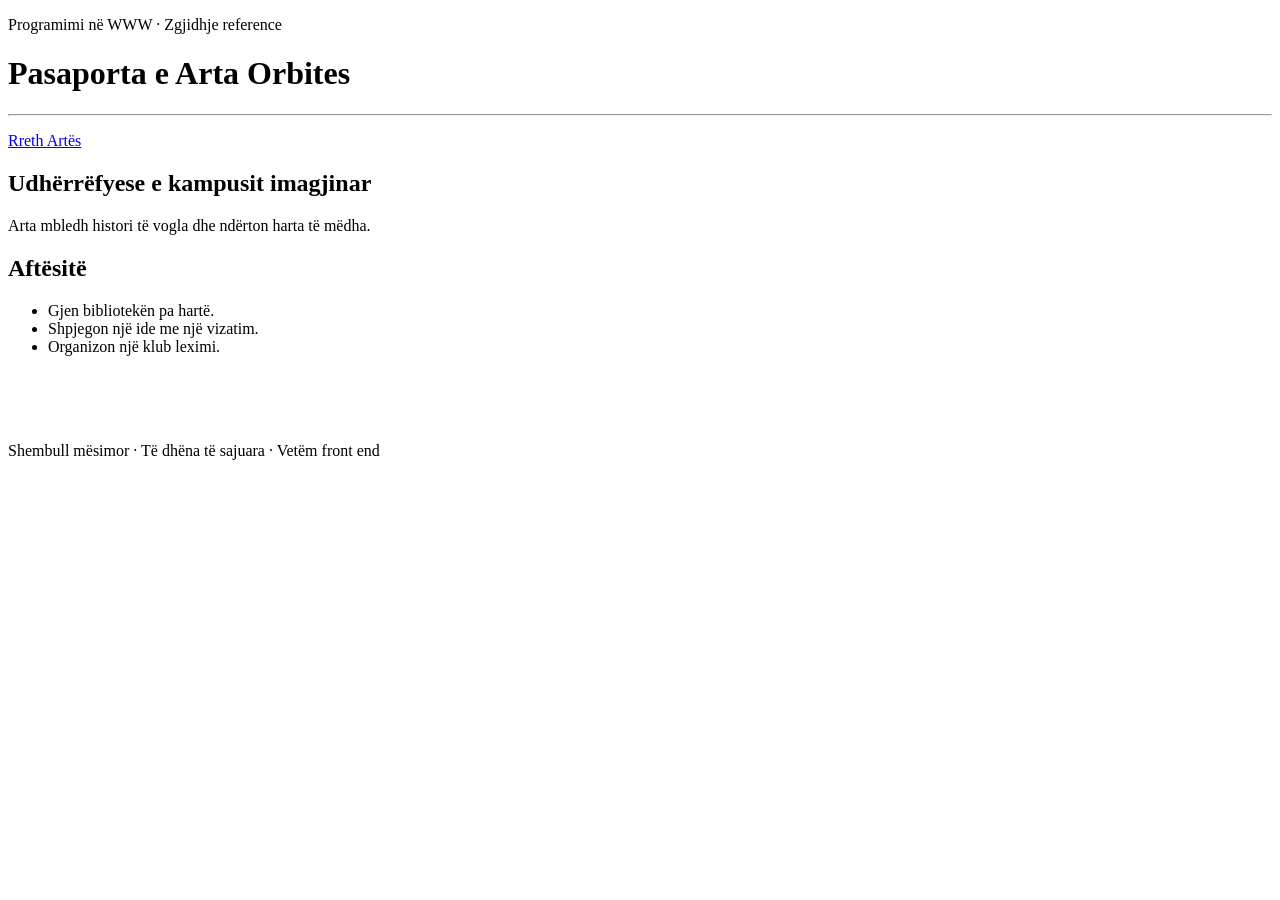
<file: Java_I/index.html>
<!DOCTYPE html>
<html lang="sq">
<head>
    <meta charset="UTF-8">
    <meta name="viewport" content="width=device-width, initial-scale=1.0">
    <title>Pasaporta e Arta Orbites</title>
</head>

<body>
    <p>Programimi në WWW · Zgjidhje reference</p>

    <h1>Pasaporta e Arta Orbites</h1>

    <hr>

    <p>
        <a href="rreth.html">Rreth Artës</a>
    </p>

    <h2>Udhërrëfyese e kampusit imagjinar</h2>

    <p>
        Arta mbledh histori të vogla dhe ndërton harta të mëdha.
    </p>

    <h2>Aftësitë</h2>

    <ul>
        <li>Gjen bibliotekën pa hartë.</li>
        <li>Shpjegon një ide me një vizatim.</li>
        <li>Organizon një klub leximi.</li>
    </ul>

    <br><br><br>

    <p>
        Shembull mësimor · Të dhëna të sajuara · Vetëm front end
    </p>

</body>
</html>
</file>
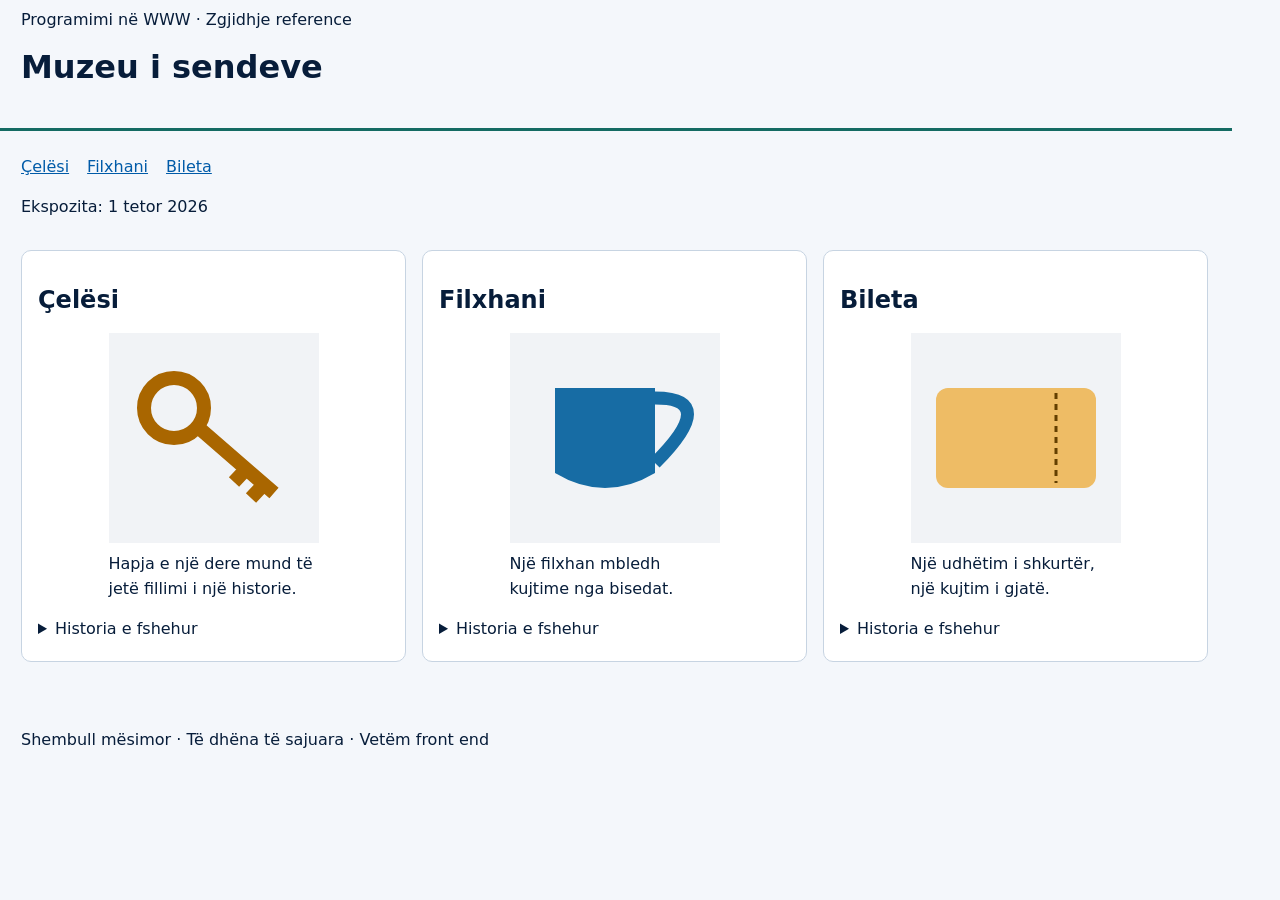
<file: JavaII/index.html>
<!doctype html>
<html lang="sq">
  <head>
    <meta charset="UTF-8" />
    <meta name="viewport" content="width=device-width, initial-scale=1" />
    <title>Muzeu i sendeve</title>
    <link rel="stylesheet" href="style.css" />
  </head>
  <body>
    <a class="skip" href="#main">Kalo te përmbajtja</a>

    <header>
      <p>Programimi në WWW · Zgjidhje reference</p>
      <h1>Muzeu i sendeve</h1>
    </header>

    <main id="main">
      <nav aria-label="Navigimi i ekspozitës">
        <a href="#celesi">Çelësi</a>
        <a href="#filxhani">Filxhani</a>
        <a href="#bileta">Bileta</a>
      </nav>

      <p class="date">Ekspozita: 1 tetor 2026</p>

      <section class="museum-grid" aria-label="Sendet e ekspozitës">
        <article class="card" id="celesi">
          <h2>Çelësi</h2>
          <img src="celesi.svg" alt="Ilustrim i një çelësi" />
          <p>Hapja e një dere mund të jetë fillimi i një historie.</p>
          <details>
            <summary>Historia e fshehur</summary>
            <p>Një çelës i vogël mund të hapë një derë drejt një kujtimi të madh.</p>
          </details>
        </article>

        <article class="card" id="filxhani">
          <h2>Filxhani</h2>
          <img src="filxhani.svg" alt="Ilustrim i një filxhani" />
          <p>Një filxhan mbledh kujtime nga bisedat.</p>
          <details>
            <summary>Historia e fshehur</summary>
            <p>Shumë biseda të rëndësishme fillojnë pranë një filxhani të ngrohtë.</p>
          </details>
        </article>

        <article class="card" id="bileta">
          <h2>Bileta</h2>
          <img src="bileta.svg" alt="Ilustrim i një bilete" />
          <p>Një udhëtim i shkurtër, një kujtim i gjatë.</p>
          <details>
            <summary>Historia e fshehur</summary>
            <p>Një copë letre e vogël mund të ruajë kujtimin e një udhëtimi të tërë.</p>
          </details>
        </article>
      </section>
    </main>

    <footer>Shembull mësimor · Të dhëna të sajuara · Vetëm front end</footer>
  </body>
</html>
</file>
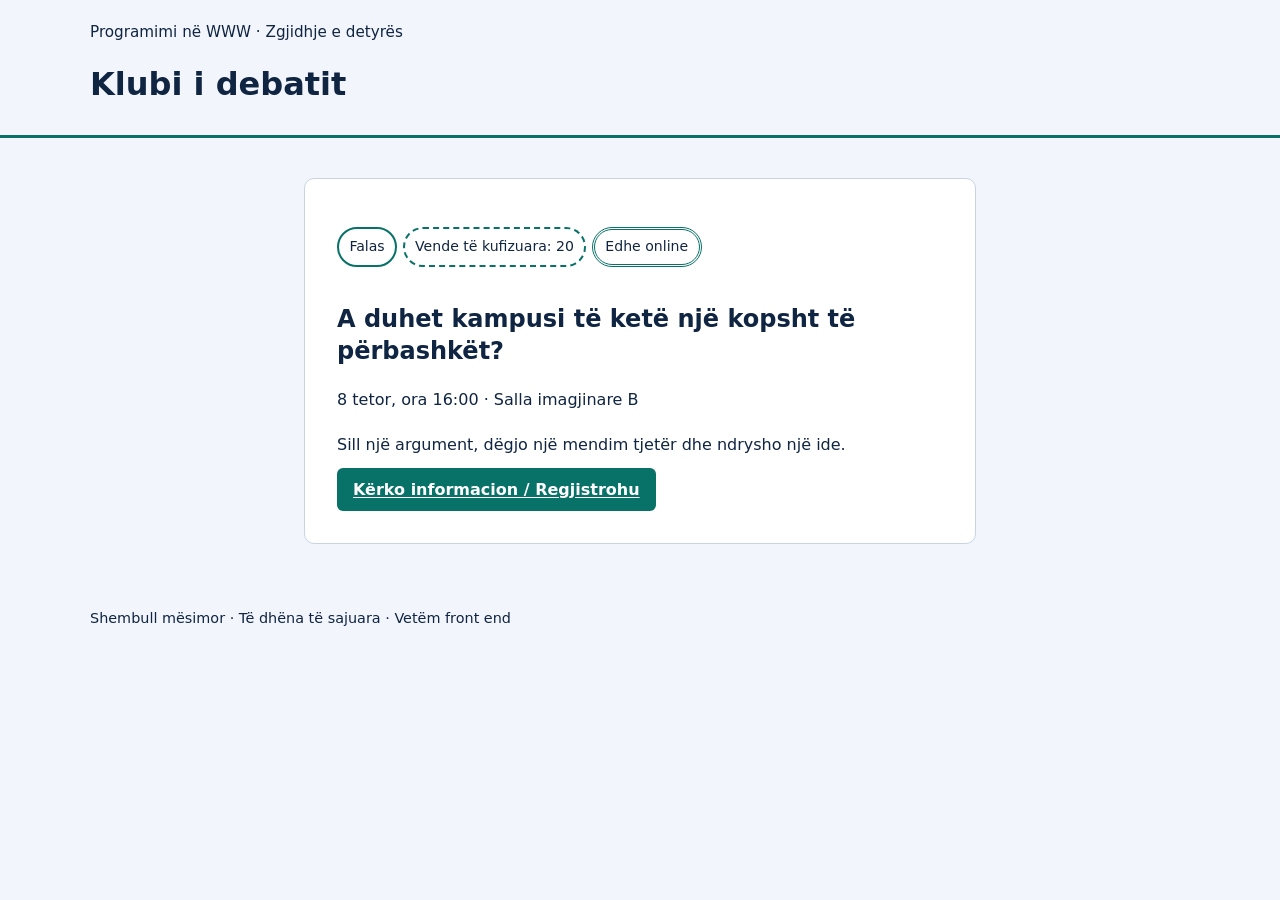
<file: JavaIII/index.html>
<!doctype html>
<html lang="sq">
  <head>
    <meta charset="UTF-8" />
    <meta name="viewport" content="width=device-width, initial-scale=1" />
    <meta name="description" content="Afishe per aktivitetin e klubit te debatit." />
    <title>Klubi i debatit | Programimi në WWW</title>
    <link rel="stylesheet" href="style.css" />
  </head>
  <body>
    <a class="skip" href="#main">Kalo te përmbajtja</a>

    <header class="site-header">
      <div class="page-wrap">
        <p class="eyebrow">Programimi në WWW · Zgjidhje e detyrës</p>
        <h1>Klubi i debatit</h1>
      </div>
    </header>

    <main id="main" class="page-wrap main-content">
      <article id="poster" class="poster" aria-labelledby="poster-title">
        <div class="badges" aria-label="Informacione rreth aktivitetit">
          <span class="badge">Falas</span>
          <span class="badge badge--limited">Vende të kufizuara: 20</span>
          <span class="badge badge--online">Edhe online</span>
        </div>

        <h2 id="poster-title">A duhet kampusi të ketë një kopsht të përbashkët?</h2>
        <p class="event-details"><time datetime="2026-10-08T16:00">8 tetor, ora 16:00</time> · Salla imagjinare B</p>
        <p class="event-description">Sill një argument, dëgjo një mendim tjetër dhe ndrysho një ide.</p>
        <a class="button" href="mailto:hello@hakagashi.ai?subject=Regjistrim%20ne%20Klubin%20e%20Debatit">Kërko informacion / Regjistrohu</a>
      </article>
    </main>

    <footer class="site-footer page-wrap">Shembull mësimor · Të dhëna të sajuara · Vetëm front end</footer>
  </body>
</html>
</file>
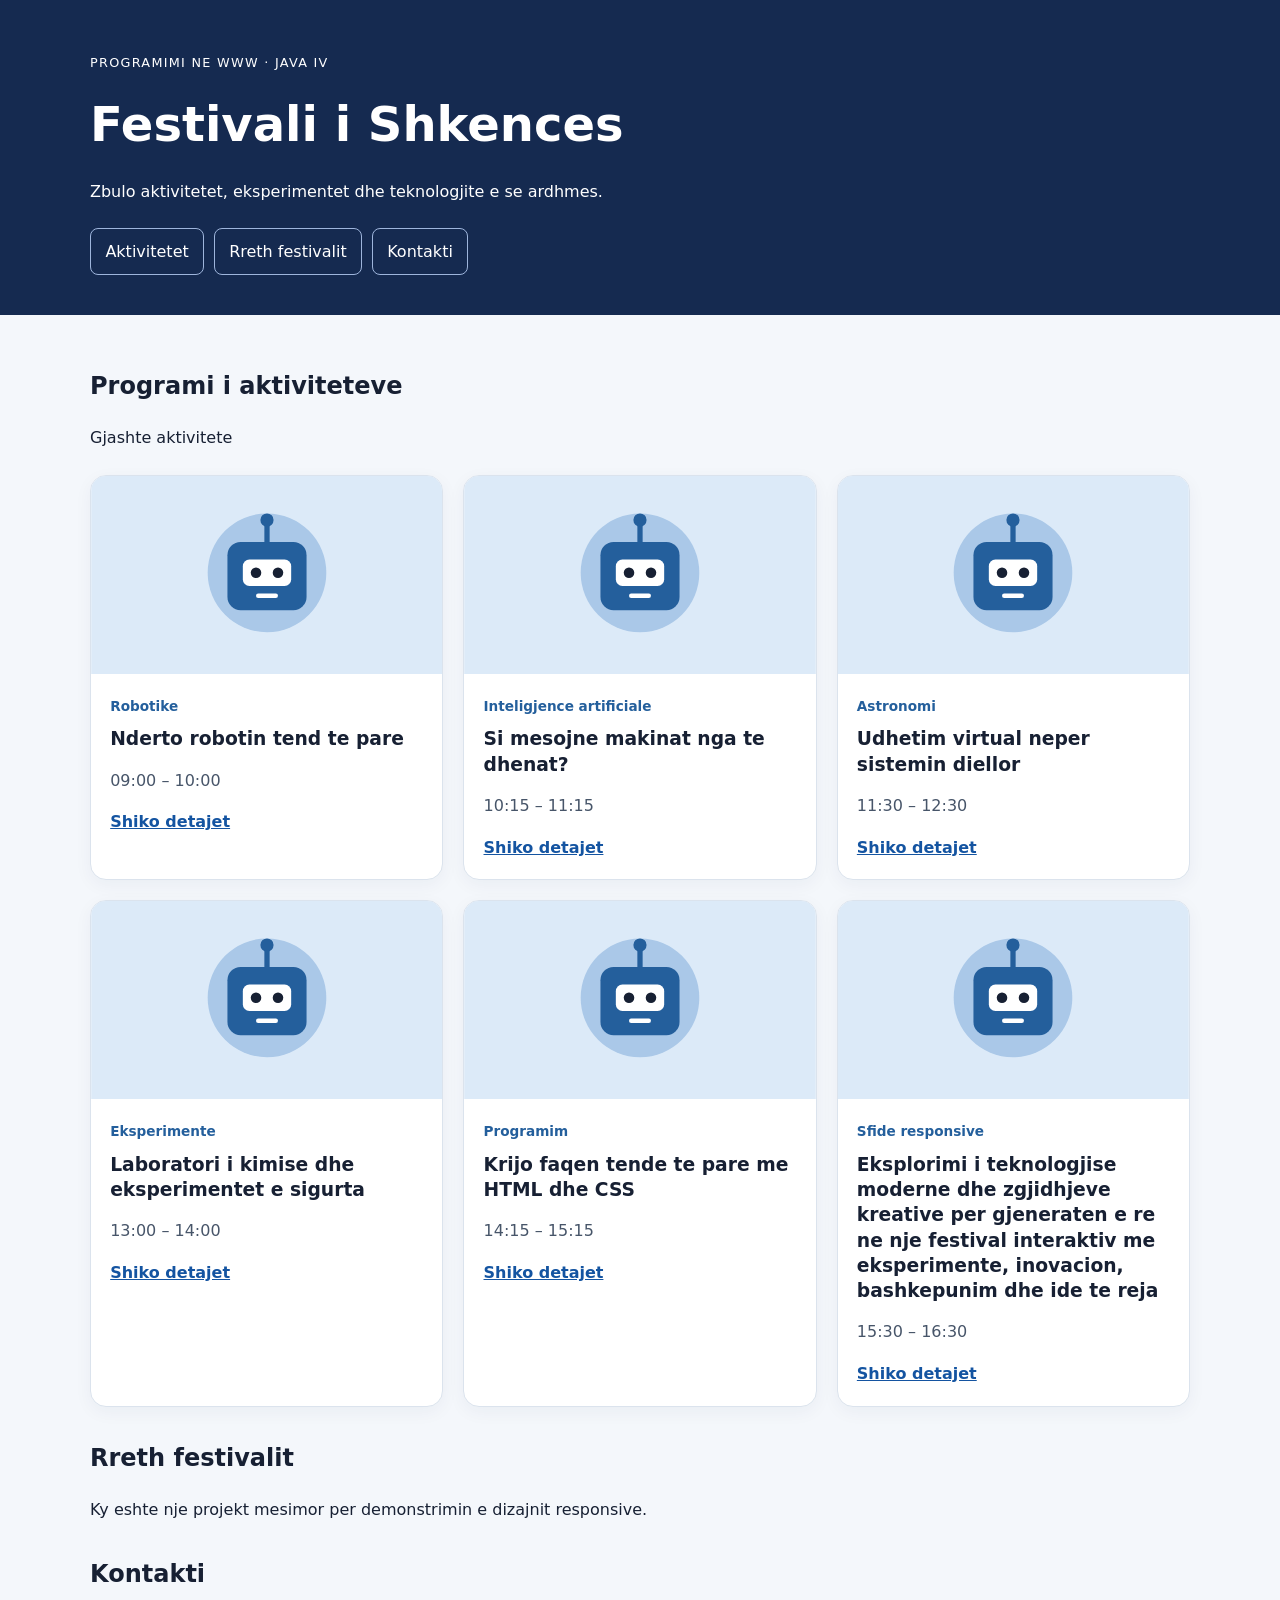
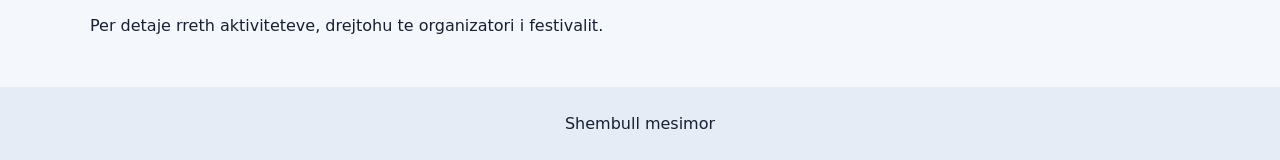
<file: JavaIV/index.html>
<!doctype html>
<html lang="sq">
<head>
  <meta charset="UTF-8" />
  <meta name="viewport" content="width=device-width, initial-scale=1" />
  <title>Festivali i Shkences | Programi</title>
  <link rel="stylesheet" href="style.css" />
</head>
<body>
  <a class="skip" href="#main">Kalo te permbajtja</a>
  <header class="site-header">
    <div class="container">
      <p class="eyebrow">Programimi ne WWW · Java IV</p>
      <h1>Festivali i Shkences</h1>
      <p>Zbulo aktivitetet, eksperimentet dhe teknologjite e se ardhmes.</p>
      <nav aria-label="Menuja kryesore">
        <ul class="menu">
          <li><a href="#main">Aktivitetet</a></li>
          <li><a href="#rreth">Rreth festivalit</a></li>
          <li><a href="#kontakt">Kontakti</a></li>
        </ul>
      </nav>
    </div>
  </header>
  <main id="main" class="container" tabindex="-1">
    <h2>Programi i aktiviteteve</h2>
    <p>Gjashte aktivitete</p>
    <section class="activities" aria-label="Lista e aktiviteteve">
      <article class="card"><img src="images/robotika.svg" alt="Ilustrim i nje roboti" /><div class="card-content"><span class="category">Robotike</span><h3>Nderto robotin tend te pare</h3><p class="time">09:00 – 10:00</p><a href="#kontakt">Shiko detajet</a></div></article>
      <article class="card"><img src="images/robotika.svg" alt="Ilustrim teknologjik" /><div class="card-content"><span class="category">Inteligjence artificiale</span><h3>Si mesojne makinat nga te dhenat?</h3><p class="time">10:15 – 11:15</p><a href="#kontakt">Shiko detajet</a></div></article>
      <article class="card"><img src="images/robotika.svg" alt="Ilustrim teknologjik" /><div class="card-content"><span class="category">Astronomi</span><h3>Udhetim virtual neper sistemin diellor</h3><p class="time">11:30 – 12:30</p><a href="#kontakt">Shiko detajet</a></div></article>
      <article class="card"><img src="images/robotika.svg" alt="Ilustrim teknologjik" /><div class="card-content"><span class="category">Eksperimente</span><h3>Laboratori i kimise dhe eksperimentet e sigurta</h3><p class="time">13:00 – 14:00</p><a href="#kontakt">Shiko detajet</a></div></article>
      <article class="card"><img src="images/robotika.svg" alt="Ilustrim teknologjik" /><div class="card-content"><span class="category">Programim</span><h3>Krijo faqen tende te pare me HTML dhe CSS</h3><p class="time">14:15 – 15:15</p><a href="#kontakt">Shiko detajet</a></div></article>
      <article class="card"><img src="images/robotika.svg" alt="Ilustrim teknologjik" /><div class="card-content"><span class="category">Sfide responsive</span><h3>Eksplorimi i teknologjise moderne dhe zgjidhjeve kreative per gjeneraten e re ne nje festival interaktiv me eksperimente, inovacion, bashkepunim dhe ide te reja</h3><p class="time">15:30 – 16:30</p><a href="#kontakt">Shiko detajet</a></div></article>
    </section>
    <section id="rreth" class="info"><h2>Rreth festivalit</h2><p>Ky eshte nje projekt mesimor per demonstrimin e dizajnit responsive.</p></section>
    <section id="kontakt" class="info"><h2>Kontakti</h2><p>Per detaje rreth aktiviteteve, drejtohu te organizatori i festivalit.</p></section>
  </main>
  <footer class="site-footer">Shembull mesimor</footer>
</body>
</html>
</file>
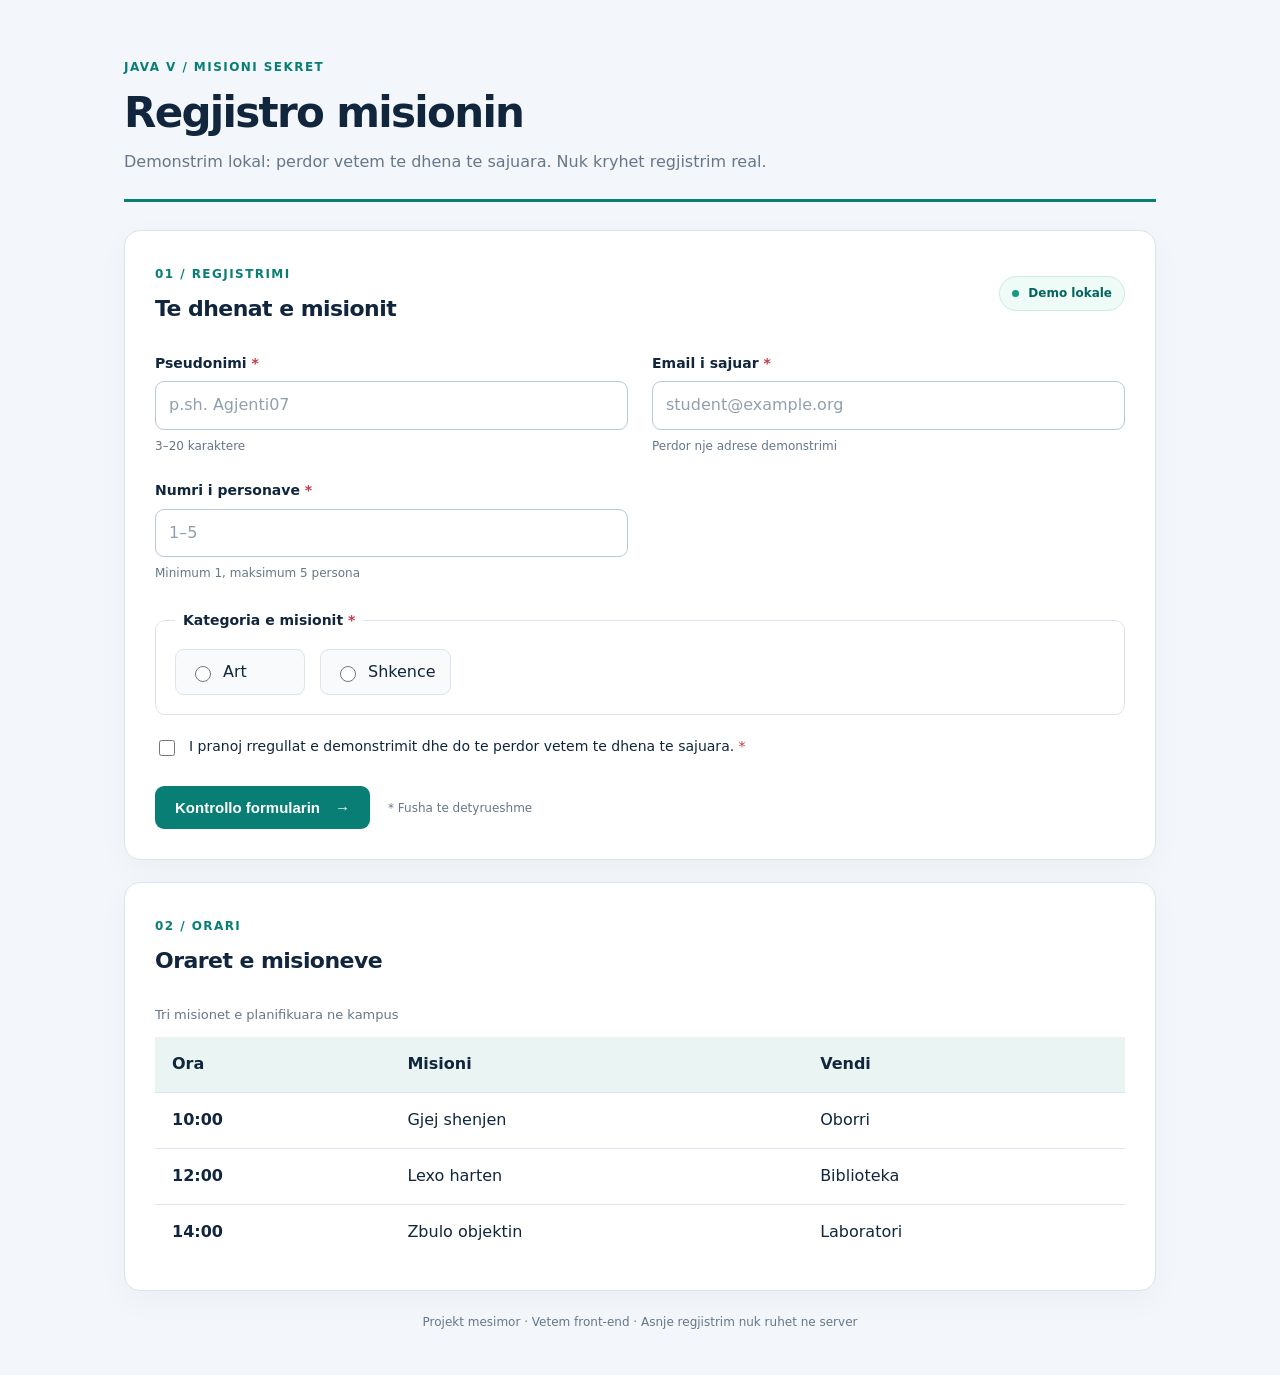
<file: JavaV/index.html>
<!doctype html>
<html lang="sq">
<head>
  <meta charset="UTF-8">
  <meta name="viewport" content="width=device-width, initial-scale=1">
  <meta name="description" content="Demonstrim mesimor i regjistrimit per misionin sekret.">
  <title>Regjistro misionin | Java V</title>
  <link rel="stylesheet" href="style.css">
</head>
<body>
  <a class="skip" href="#main">Kalo te permbajtja</a>
  <main id="main" class="container">
    <header class="page-header">
      <span class="eyebrow">JAVA V / MISIONI SEKRET</span>
      <h1>Regjistro misionin</h1>
      <p class="intro">Demonstrim lokal: perdor vetem te dhena te sajuara. Nuk kryhet regjistrim real.</p>
    </header>

    <section class="panel" aria-labelledby="form-title">
      <div class="section-heading">
        <div><span class="section-number">01 / REGJISTRIMI</span><h2 id="form-title">Te dhenat e misionit</h2></div>
        <span class="status"><span class="status-dot"></span> Demo lokale</span>
      </div>
      <form action="pranuar.html" method="get">
        <div class="field-grid">
          <div class="field">
            <label for="pseudonimi">Pseudonimi <span class="required" aria-hidden="true">*</span></label>
            <input id="pseudonimi" name="pseudonimi" type="text" minlength="3" maxlength="20" placeholder="p.sh. Agjenti07" autocomplete="off" required>
            <small>3–20 karaktere</small>
          </div>
          <div class="field">
            <label for="email">Email i sajuar <span class="required" aria-hidden="true">*</span></label>
            <input id="email" name="email" type="email" placeholder="student@example.org" autocomplete="off" required>
            <small>Perdor nje adrese demonstrimi</small>
          </div>
          <div class="field">
            <label for="persona">Numri i personave <span class="required" aria-hidden="true">*</span></label>
            <input id="persona" name="persona" type="number" min="1" max="5" step="1" placeholder="1–5" required>
            <small>Minimum 1, maksimum 5 persona</small>
          </div>
        </div>

        <fieldset class="category">
          <legend>Kategoria e misionit <span class="required" aria-hidden="true">*</span></legend>
          <div class="choice-row">
            <label class="choice"><input type="radio" name="kategoria" value="Art" required> <span>Art</span></label>
            <label class="choice"><input type="radio" name="kategoria" value="Shkence" required> <span>Shkence</span></label>
          </div>
        </fieldset>
        <label class="terms"><input type="checkbox" name="rregullat" value="pranuar" required> <span>I pranoj rregullat e demonstrimit dhe do te perdor vetem te dhena te sajuara. <span class="required" aria-hidden="true">*</span></span></label>
        <div class="actions"><button type="submit">Kontrollo formularin <span aria-hidden="true">→</span></button><span class="action-note">* Fusha te detyrueshme</span></div>
      </form>
    </section>

    <section class="schedule" aria-labelledby="schedule-title">
      <div class="section-heading"><div><span class="section-number">02 / ORARI</span><h2 id="schedule-title">Oraret e misioneve</h2></div></div>
      <div class="table-scroll">
        <table>
          <caption>Tri misionet e planifikuara ne kampus</caption>
          <thead><tr><th scope="col">Ora</th><th scope="col">Misioni</th><th scope="col">Vendi</th></tr></thead>
          <tbody>
            <tr><th scope="row"><time datetime="10:00">10:00</time></th><td>Gjej shenjen</td><td>Oborri</td></tr>
            <tr><th scope="row"><time datetime="12:00">12:00</time></th><td>Lexo harten</td><td>Biblioteka</td></tr>
            <tr><th scope="row"><time datetime="14:00">14:00</time></th><td>Zbulo objektin</td><td>Laboratori</td></tr>
          </tbody>
        </table>
      </div>
    </section>
    <footer>Projekt mesimor · Vetem front-end · Asnje regjistrim nuk ruhet ne server</footer>
  </main>
</body>
</html>
</file>
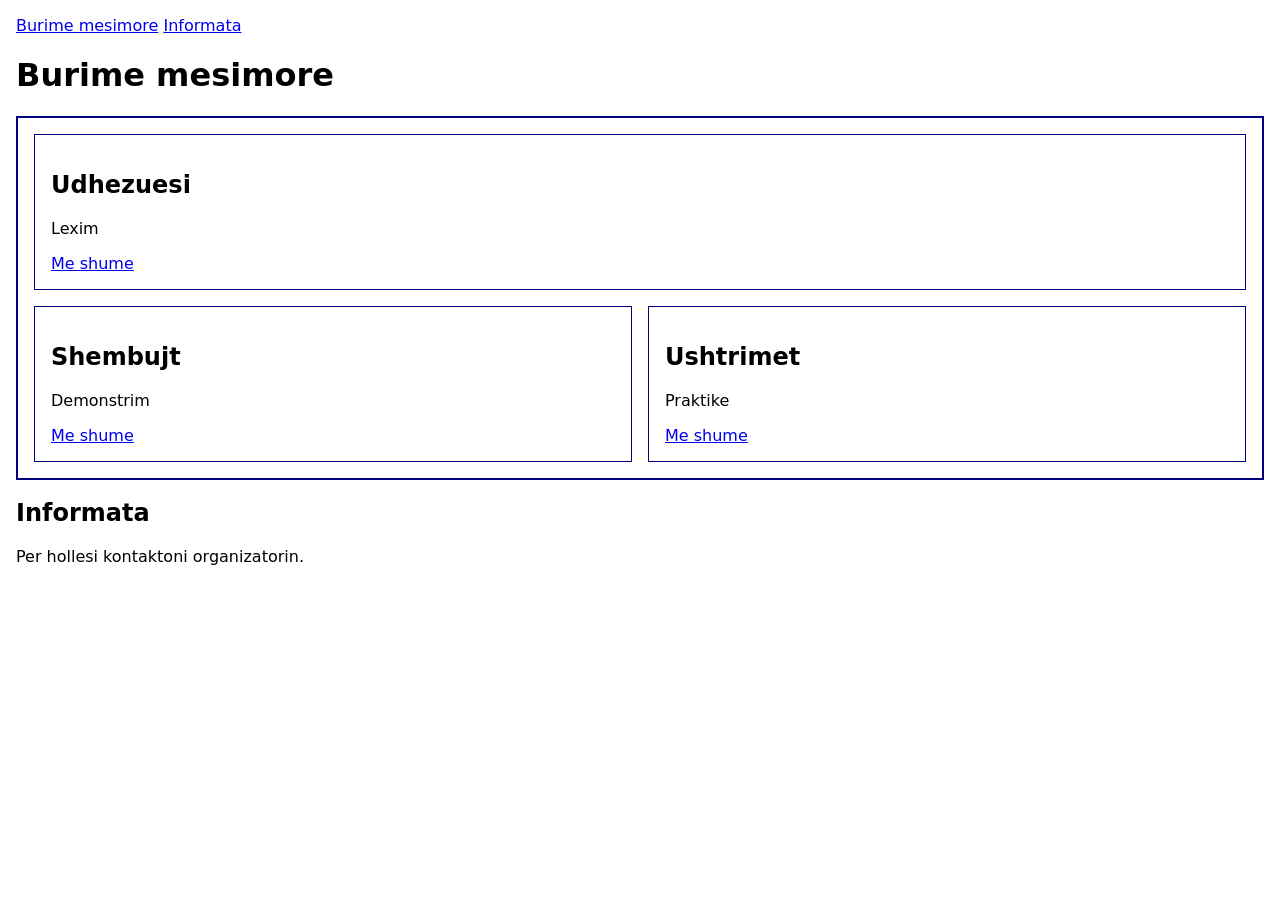
<file: Vleresime/Prova1/index.html>
<!doctype html>
<html lang="sq">
<head>
  <meta charset="UTF-8">
  <meta name="viewport" content="width=device-width, initial-scale=1">
  <title>Burime mesimore - Gr.4</title>
  <link rel="stylesheet" href="style.css">
</head>
<body>
  <nav>
    <a href="#burimet">Burime mesimore</a>
    <a href="#ndihma">Informata</a>
  </nav>
  <main>
    <h1>Burime mesimore</h1>
    <section id="burimet" class="resources" aria-label="Burime mesimore">
      <article>
        <h2>Udhezuesi</h2>
        <p>Lexim</p>
        <a href="#ndihma">Me shume</a>
      </article>
      <article>
        <h2>Shembujt</h2>
        <p>Demonstrim</p>
        <a href="#ndihma">Me shume</a>
      </article>
      <article>
        <h2>Ushtrimet</h2>
        <p>Praktike</p>
        <a href="#ndihma">Me shume</a>
      </article>
    </section>
    <section id="ndihma">
      <h2>Informata</h2>
      <p>Per hollesi kontaktoni organizatorin.</p>
    </section>
  </main>
</body>
</html>
</file>
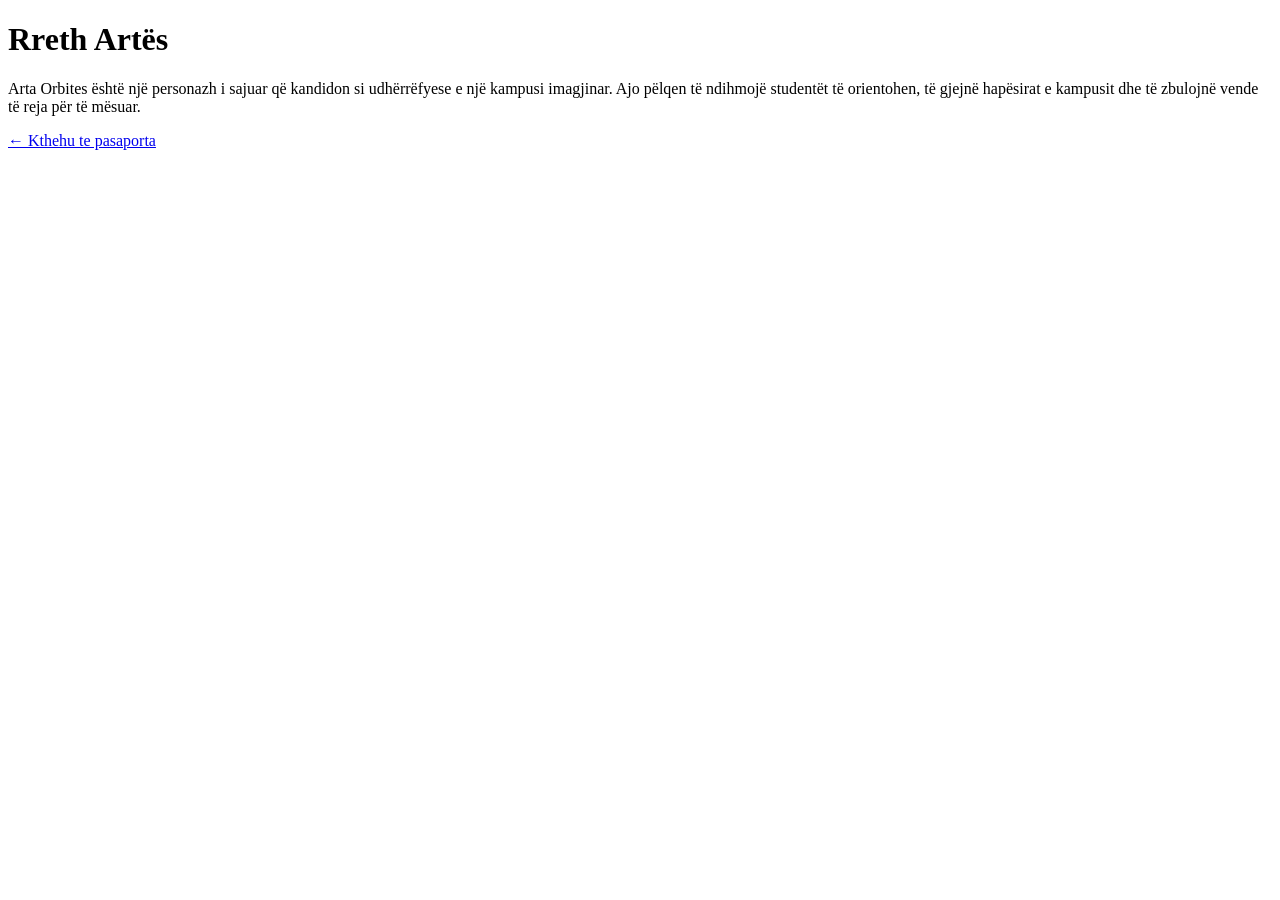
<file: Java_I/rreth.html>
<!DOCTYPE html>
<html lang="sq">
<head>
    <meta charset="UTF-8">
    <meta name="viewport" content="width=device-width, initial-scale=1.0">
    <title>Rreth Artës</title>
</head>

<body>

    <h1>Rreth Artës</h1>

    <p>
        Arta Orbites është një personazh i sajuar që kandidon si
        udhërrëfyese e një kampusi imagjinar. Ajo pëlqen të ndihmojë
        studentët të orientohen, të gjejnë hapësirat e kampusit dhe
        të zbulojnë vende të reja për të mësuar.
    </p>

    <p>
        <a href="index.html">← Kthehu te pasaporta</a>
    </p>

</body>
</html>
</file>
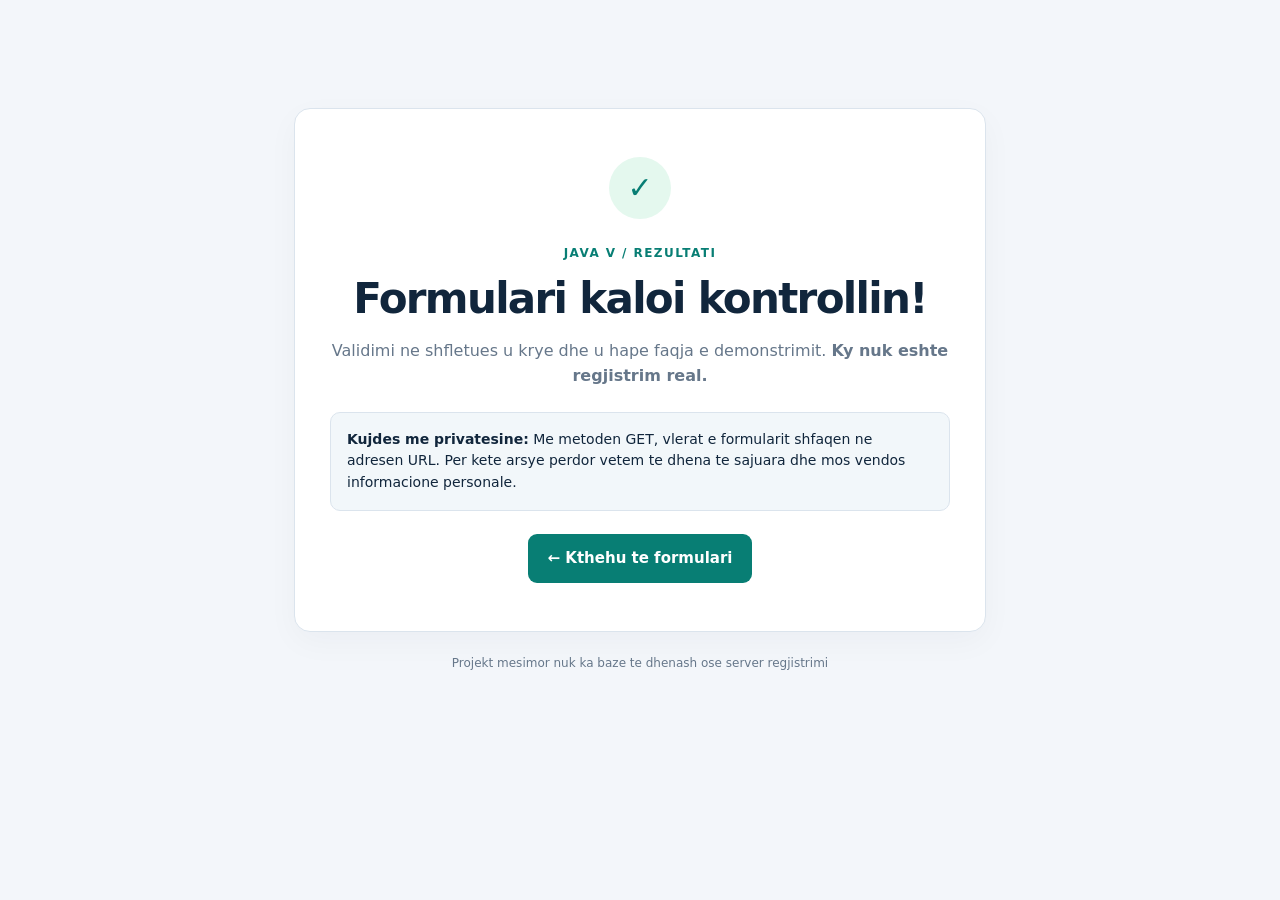
<file: JavaV/pranuar.html>
<!doctype html>
<html lang="sq">
<head>
  <meta charset="UTF-8">
  <meta name="viewport" content="width=device-width, initial-scale=1">
  <title>Formulari u validua | Java V</title>
  <link rel="stylesheet" href="style.css">
</head>
<body>
  <a class="skip" href="#main">Kalo te permbajtja</a>
  <main id="main" class="container confirmation-layout">
    <section class="panel confirmation" aria-labelledby="success-title">
      <div class="success-icon" aria-hidden="true">✓</div>
      <span class="eyebrow">JAVA V / REZULTATI</span>
      <h1 id="success-title">Formulari kaloi kontrollin!</h1>
      <p>Validimi ne shfletues u krye dhe u hape faqja e demonstrimit. <strong>Ky nuk eshte regjistrim real.</strong></p>
      <div class="notice"><strong>Kujdes me privatesine:</strong> Me metoden GET, vlerat e formularit shfaqen ne adresen URL. Per kete arsye perdor vetem te dhena te sajuara dhe mos vendos informacione personale.</div>
      <a class="button-link" href="index.html">← Kthehu te formulari</a>
    </section>
    <footer>Projekt mesimor nuk ka baze te dhenash ose server regjistrimi</footer>
  </main>
</body>
</html>
</file>
<file: JavaII/style.css>
* {
  box-sizing: border-box;
}

html {
  scroll-behavior: smooth;
}

body {
  margin: 0;
  background: #f4f7fb;
  color: #071d3a;
  font-family: system-ui, -apple-system, BlinkMacSystemFont, "Segoe UI", sans-serif;
  font-size: 16px;
}

.skip {
  position: absolute;
  left: -9999px;
}

.skip:focus {
  left: 1rem;
  top: 1rem;
  z-index: 10;
  background: white;
  padding: 0.5rem 0.75rem;
}

header {
  width: calc(100% - 48px);
  padding: 10px 0 42px 21px;
  border-bottom: 3px solid #146b63;
}

header p {
  margin: 0 0 20px;
  font-size: 16px;
}

h1 {
  margin: 0;
  font-size: 32px;
  line-height: 1.15;
}

main {
  padding: 26px 72px 0 21px;
}

nav {
  display: flex;
  gap: 18px;
}

nav a {
  color: #005ba8;
  text-decoration: underline;
}

.date {
  margin: 21px 0 34px;
}

.museum-grid {
  display: grid;
  grid-template-columns: repeat(3, minmax(0, 1fr));
  gap: 16px;
}

.card {
  min-height: 412px;
  padding: 35px 16px 18px;
  background: white;
  border: 1px solid #c7d4e2;
  border-radius: 10px;
}

.card h2 {
  margin: 0 0 18px;
  font-size: 24px;
  line-height: 1.2;
}

.card img {
  display: block;
  width: 210px;
  height: 210px;
  margin: 0 auto 8px;
  background: #f1f3f6;
}

.card > p {
  width: 210px;
  margin: 0 auto 17px;
  line-height: 1.6;
  color: #071d3a;
}

details {
  margin-top: 0;
}

summary {
  cursor: pointer;
}

details p {
  margin: 10px 0 0 17px;
  line-height: 1.45;
}

footer {
  margin: 68px 0 0 21px;
  padding-bottom: 4px;
}

@media (max-width: 850px) {
  header {
    width: 100%;
    padding-right: 21px;
  }

  main {
    padding-right: 21px;
  }

  .museum-grid {
    grid-template-columns: 1fr;
  }

  .card > p,
  .card img {
    width: min(210px, 100%);
  }
}
</file>
<file: JavaIII/style.css>
:root {
  --color-bg: #f2f5fb;
  --color-surface: #ffffff;
  --color-text: #102542;
  --color-accent: #087268;
  --color-accent-hover: #075b53;
  --color-border: #c7d4e4;
  --space-xs: .5rem;
  --space-sm: 1rem;
  --space-md: 1.5rem;
  --space-lg: 2rem;
}

*, *::before, *::after { box-sizing: border-box; }
html { font-family: system-ui, -apple-system, BlinkMacSystemFont, "Segoe UI", sans-serif; }
body { margin: 0; min-height: 100vh; color: var(--color-text); background: var(--color-bg); }
.page-wrap { width: min(100% - 2rem, 1100px); margin-inline: auto; }
.site-header { border-bottom: 3px solid var(--color-accent); padding: var(--space-xs) 0 var(--space-lg); }
.eyebrow { font-size: .95rem; margin-bottom: var(--space-md); }
h1 { font-size: clamp(1.75rem, 4vw, 2rem); margin: 0; }
.main-content { display: flex; justify-content: center; padding-block: 2.5rem; }
#poster { color: var(--color-text); background: var(--color-surface); }
.poster { width: 100%; max-width: 672px; padding: clamp(1.25rem, 4vw, 2rem); border: 1px solid var(--color-border); border-radius: 10px; }
.badges { display: flex; flex-wrap: wrap; gap: .35rem; margin: 1rem 0 2.25rem; }
.badge { display: inline-flex; align-items: center; border: 2px solid var(--color-accent); border-radius: 999px; padding: .45rem .65rem; font-size: .88rem; line-height: 1.35; }
.badge--limited { border-style: dashed; }
.badge--online { border-style: double; border-width: 3px; }
h2 { font-size: clamp(1.25rem, 3.5vw, 1.5rem); line-height: 1.35; margin: 0 0 1.3rem; }
.event-details { margin: 0 0 1.2rem; line-height: 1.55; }
.event-description { margin: 0 0 .65rem; line-height: 1.6; }
.button { display: inline-block; max-width: 100%; overflow-wrap: anywhere; border-radius: 6px; background: var(--color-accent); color: #fff; padding: .75rem 1rem; text-decoration: underline; text-underline-offset: 2px; font-weight: 600; }
.button:hover { background: var(--color-accent-hover); }
a:focus-visible { outline: 3px solid #db7400; outline-offset: 4px; }
.skip { position: absolute; top: -120px; left: 1rem; z-index: 10; background: #fff; color: var(--color-text); padding: .75rem 1rem; }
.skip:focus-visible { top: .5rem; }
.site-footer { padding-block: 1.6rem; font-size: .9rem; }
@media (max-width: 420px) { .main-content { padding-block: 1.5rem; } .badges { margin-top: .25rem; margin-bottom: 1.5rem; } .site-header { padding-bottom: 1.5rem; } }
</file>
<file: JavaIV/style.css>
/* 1. Llogarit padding dhe border brenda gjeresise se elementit. */
* {
  box-sizing: border-box;
}
html {
  scroll-behavior: smooth;
}
body {
  margin: 0;
  font-family: system-ui, sans-serif;
  line-height: 1.6;
  color: #172033;
  background: #f4f7fb;
}
/* 2. Kufizo gjeresine ne desktop, por ruaj hapesire ne telefon. */
.container {
  width: min(100% - 2rem, 1100px);
  margin-inline: auto;
}
.site-header {
  padding: 2.5rem 0;
  background: #152a50;
  color: white;
}
.site-header h1 {
  margin: 0.2rem 0;
  font-size: clamp(1.8rem, 5vw, 3rem);
}
.eyebrow {
  text-transform: uppercase;
  letter-spacing: 0.1em;
  font-size: 0.8rem;
}
/* 3. Flexbox: menu ne nje dimension, me kalim ne rresht tjeter. */
.menu {
  display: flex;
  flex-wrap: wrap;
  gap: 0.6rem;
  padding: 0;
  margin: 1.5rem 0 0;
  list-style: none;
}
.menu a {
  display: inline-block;
  padding: 0.6rem 0.9rem;
  color: white;
  border: 1px solid #9eb5dc;
  border-radius: 0.5rem;
  text-decoration: none;
}
.menu a:hover {
  background: #294978;
}
a:focus-visible {
  outline: 3px solid #ffba49;
  outline-offset: 3px;
}
.skip {
  position: absolute;
  top: -100px;
  left: 1rem;
  z-index: 10;
  background: white;
  color: #152a50;
  padding: 0.7rem;
}
.skip:focus {
  top: 1rem;
}
main {
  padding-block: 2rem;
}
/* 4. Grid mobile-first: nje kolone si parazgjedhje. */
.activities {
  display: grid;
  grid-template-columns: minmax(0, 1fr);
  gap: 1.25rem;
  margin-top: 1.5rem;
}
.card {
  min-width: 0;
  overflow: hidden;
  background: white;
  border: 1px solid #dbe3ed;
  border-radius: 1rem;
  box-shadow: 0 5px 18px #182f4d0c;
}
.card img {
  display: block;
  width: 100%;
  max-width: 100%;
  height: auto;
  aspect-ratio: 16 / 9;
  object-fit: cover;
}
.card-content {
  padding: 1.2rem;
  min-width: 0;
}
.category {
  color: #245f9c;
  font-weight: 700;
  font-size: 0.85rem;
}
.card h3 {
  margin: 0.5rem 0;
  line-height: 1.35;
  overflow-wrap: anywhere;
}
.time {
  color: #475569;
}
.card a {
  color: #1454a1;
  font-weight: 700;
}
.info {
  margin-top: 2rem;
}
.site-footer {
  padding: 1.5rem;
  text-align: center;
  background: #e5ecf5;
}
/* 5. Tablet: dy kolona nga 600px. */
@media (min-width: 600px) {
  .activities {
    grid-template-columns: repeat(2, minmax(0, 1fr));
  }
}
/* 6. Desktop: tri kolona nga 900px. */
@media (min-width: 900px) {
  .activities {
    grid-template-columns: repeat(3, minmax(0, 1fr));
  }
}
</file>
<file: JavaV/style.css>
:root {
  --bg: #f3f6fa;
  --surface: #fff;
  --ink: #11263c;
  --muted: #66778a;
  --accent: #087e74;
  --accent-dark: #05645c;
  --line: #dbe4ed;
  --radius: 16px;
}
* {
  box-sizing: border-box;
}
body {
  margin: 0;
  background: var(--bg);
  color: var(--ink);
  font:
    16px/1.55 system-ui,
    -apple-system,
    BlinkMacSystemFont,
    "Segoe UI",
    sans-serif;
}
.container {
  max-width: 1080px;
  margin: 0 auto;
  padding: 54px 24px 24px;
}
.skip {
  position: absolute;
  left: 12px;
  top: -70px;
  background: #fff;
  padding: 10px;
  z-index: 2;
}
.skip:focus {
  top: 12px;
}
.page-header {
  margin-bottom: 28px;
  padding-bottom: 24px;
  border-bottom: 3px solid var(--accent);
}
.eyebrow,
.section-number {
  color: var(--accent);
  font-size: 12px;
  font-weight: 800;
  letter-spacing: 0.12em;
}
h1 {
  font-size: clamp(28px, 4vw, 42px);
  line-height: 1.15;
  letter-spacing: -0.04em;
  margin: 10px 0 13px;
}
h2 {
  font-size: 22px;
  letter-spacing: -0.025em;
  margin: 6px 0 0;
}
.intro {
  color: var(--muted);
  margin: 0;
  max-width: 740px;
}
.panel,
.schedule {
  background: var(--surface);
  border: 1px solid var(--line);
  border-radius: var(--radius);
  padding: 30px;
  box-shadow: 0 10px 32px rgba(17, 38, 60, 0.035);
  margin-bottom: 22px;
}
.section-heading {
  display: flex;
  justify-content: space-between;
  align-items: center;
  gap: 16px;
  margin-bottom: 27px;
}
.status {
  white-space: nowrap;
  border: 1px solid #cce9e3;
  color: var(--accent-dark);
  background: #effbf7;
  border-radius: 30px;
  font-size: 12px;
  font-weight: 650;
  padding: 7px 12px;
}
.status-dot {
  display: inline-block;
  background: #139b80;
  width: 7px;
  height: 7px;
  border-radius: 50%;
  margin-right: 5px;
}
.field-grid {
  display: grid;
  grid-template-columns: repeat(2, minmax(0, 1fr));
  gap: 24px;
}
.field {
  display: flex;
  flex-direction: column;
  gap: 7px;
}
.field label {
  font-weight: 650;
  font-size: 14px;
}
.required {
  color: #c43b43;
}
input[type="text"],
input[type="email"],
input[type="number"] {
  width: 100%;
  background: #fff;
  border: 1px solid #b9c8d8;
  border-radius: 9px;
  min-height: 47px;
  padding: 11px 13px;
  font: inherit;
  color: var(--ink);
  transition:
    border-color 0.15s,
    box-shadow 0.15s;
}
input:focus-visible {
  outline: 2px solid var(--accent);
  outline-offset: 2px;
}
input::placeholder {
  color: #91a0ae;
}
.field small {
  font-size: 12px;
  color: var(--muted);
}
.category {
  margin: 27px 0 21px;
  border: 1px solid var(--line);
  border-radius: 10px;
  padding: 17px 19px 19px;
}
.category legend {
  padding: 0 8px;
  font-size: 14px;
  font-weight: 650;
}
.choice-row {
  display: flex;
  flex-wrap: wrap;
  gap: 15px;
}
.choice {
  display: flex;
  align-items: center;
  gap: 9px;
  min-width: 130px;
  background: #f8fafc;
  border: 1px solid var(--line);
  border-radius: 9px;
  padding: 10px 14px;
  cursor: pointer;
}
.choice:has(input:checked) {
  border-color: var(--accent);
  background: #effbf7;
}
.terms {
  display: flex;
  gap: 11px;
  align-items: flex-start;
  font-size: 14px;
  cursor: pointer;
}
.terms input {
  margin-top: 4px;
}
input[type="radio"],
input[type="checkbox"] {
  accent-color: var(--accent);
  width: 16px;
  height: 16px;
  flex: none;
}
.actions {
  display: flex;
  align-items: center;
  flex-wrap: wrap;
  gap: 18px;
  margin-top: 27px;
}
button,
.button-link {
  border: 0;
  border-radius: 9px;
  background: var(--accent);
  color: #fff;
  padding: 13px 20px;
  font-size: 15px;
  font-weight: 700;
  cursor: pointer;
  text-decoration: none;
  display: inline-flex;
  align-items: center;
  gap: 15px;
}
button:hover,
.button-link:hover {
  background: var(--accent-dark);
}
.action-note {
  color: var(--muted);
  font-size: 12px;
}
.table-scroll {
  overflow-x: auto;
}
table {
  border-collapse: collapse;
  width: 100%;
  text-align: left;
  min-width: 440px;
}
caption {
  text-align: left;
  color: var(--muted);
  font-size: 13px;
  padding-bottom: 12px;
}
thead {
  background: #eaf5f3;
}
th,
td {
  padding: 15px 17px;
  border-bottom: 1px solid var(--line);
}
th {
  font-weight: 700;
}
tbody tr:last-child > * {
  border-bottom: 0;
}
tbody tr:hover {
  background: #f8fbfc;
}
footer {
  text-align: center;
  color: var(--muted);
  font-size: 12px;
  margin: 20px 0;
}
.confirmation-layout {
  max-width: 740px;
  padding-top: 12vh;
}
.confirmation {
  text-align: center;
  padding: 48px 35px;
}
.confirmation p {
  color: var(--muted);
}
.success-icon {
  width: 62px;
  height: 62px;
  margin: 0 auto 21px;
  border-radius: 50%;
  display: grid;
  place-items: center;
  background: #e4f8ee;
  color: var(--accent);
  font-size: 30px;
  font-weight: bold;
}
.notice {
  text-align: left;
  background: #f2f7fa;
  border: 1px solid var(--line);
  border-radius: 10px;
  padding: 16px;
  margin: 23px 0;
  color: var(--ink);
  font-size: 14px;
}
@media (max-width: 650px) {
  .container {
    padding: 30px 16px;
  }
  .panel,
  .schedule {
    padding: 20px;
  }
  .field-grid {
    grid-template-columns: 1fr;
    gap: 18px;
  }
  .section-heading {
    align-items: flex-start;
  }
  .status {
    font-size: 11px;
  }
  .confirmation {
    padding: 32px 20px;
  }
  h2 {
    font-size: 19px;
  }
}
</file>
<file: Vleresime/Prova1/style.css>
* { box-sizing: border-box; }
body { font-family: system-ui, sans-serif; margin: 1rem; }
.resources {
  display: grid;
  grid-template-columns: 1fr;
  gap: 1rem;
  padding: 1rem;
  border: 2px solid navy;
  white-space: normal;
  min-width: 0;
}
.resources article {
  min-width: 0;
  padding: 1rem;
  border: 1px solid navy;
  overflow-wrap: anywhere;
}
.resources article h2, .resources article p, .resources article a { display: block; }
a:focus-visible { outline: 3px solid navy; outline-offset: 3px; }
@media (min-width: 700px) {
  .resources { grid-template-columns: repeat(2, minmax(0, 1fr)); }
  .resources article:first-child { grid-column: 1 / -1; }
}
</file>
